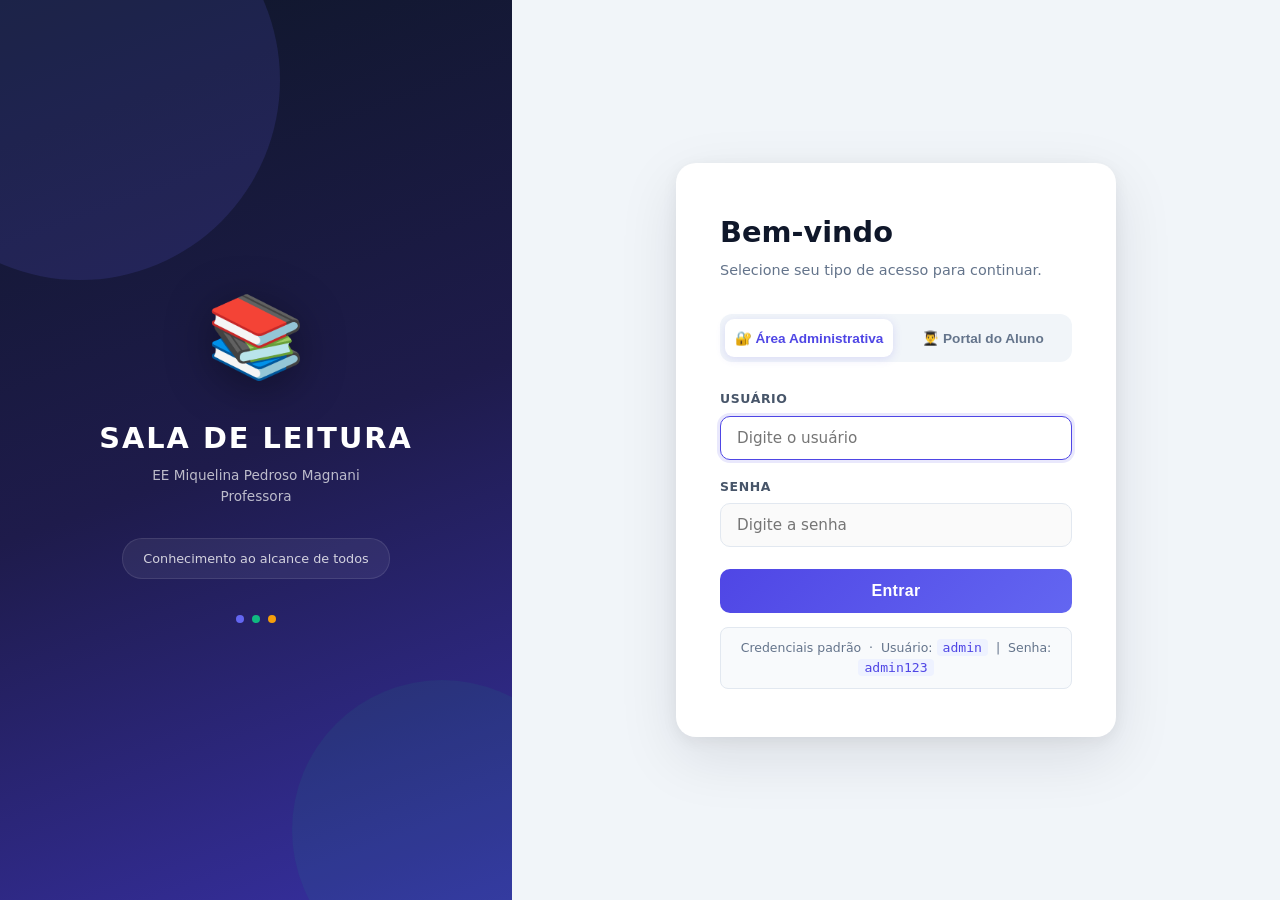
<file: index.html>
<!DOCTYPE html>
<html lang="pt-BR">
<head>
  <meta charset="UTF-8">
  <meta name="viewport" content="width=device-width, initial-scale=1.0">
  <script>if(sessionStorage.getItem('slAdminLogged')!=='true'){window.location.replace('login.html');}</script>
  <title>Sala de Leitura – EE Miquelina Pedroso Magnani Professora</title>
  <link rel="stylesheet" href="css/style.css">
  <style>
    .welcome-time { font-size: .75rem; opacity: .8; }
    .quick-actions { display: flex; gap: 8px; flex-wrap: wrap; }
    .recent-section { display: grid; grid-template-columns: 1fr 1fr; gap: 14px; margin-top: 14px; }
    @media(max-width:768px){ .recent-section { grid-template-columns:1fr; } }
    .recent-list { list-style: none; display: flex; flex-direction: column; gap: 6px; }
    .recent-list li {
      display: flex; align-items: center; gap: 10px;
      padding: 7px 12px; background: var(--bg); border-radius: 8px;
      font-size: .82rem; border-left: 3px solid var(--primary);
    }
    .recent-list li .ri { font-size: 1.1rem; }
    .recent-list .loan-late { border-left-color: var(--danger); }
    .total-badge {
      background: linear-gradient(135deg, var(--primary), var(--accent));
      color: #fff;
      padding: 5px 14px;
      border-radius: 16px;
      font-size: .82rem;
      font-weight: 700;
    }
  </style>
</head>
<body>

<header class="header">
  <div class="header-inner">
    <div class="header-logo">📚</div>
    <div class="header-titles">
      <h1>SALA DE LEITURA</h1>
      <p>EE Miquelina Pedroso Magnani Professora</p>
    </div>
    <nav class="header-nav">
      <a href="index.html" class="active btn-home">🏠 Início</a>
      <a href="consultar-livros.html">🔍 Consultar Livros</a>
    </nav>
      <button onclick="Auth.logoutAdmin()" class="btn btn-sm" style="background:rgba(239,68,68,.15);color:#fca5a5;border:1px solid rgba(239,68,68,.2);border-radius:20px;padding:5px 12px;font-size:.78rem;cursor:pointer;">Sair</button>
  </div>
</header>

<div class="page-container">
  <!-- Hero Banner -->
  <div class="hero-banner">
    <div>
      <h2 id="welcomeMsg">Bem-vindo à Sala de Leitura!</h2>
      <p>EE Miquelina Pedroso Magnani Professora — Gestão integrada de acervo, empréstimos e agendamentos.</p>
      <p class="welcome-time" id="currentDateTime"></p>
    </div>
    <div class="quick-actions" style="position:relative;z-index:1;">
      <a href="registrar-emprestimo.html" class="btn btn-primary">📖 Novo Empréstimo</a>
      <a href="agendar-sala.html" class="btn btn-secondary" style="background:rgba(255,255,255,.2);color:#fff;border-color:rgba(255,255,255,.3);">📅 Agendar Sala</a>
    </div>
  </div>

  <!-- Stats -->
  <div class="stats-bar" id="statsBar">
    <div class="stat-card">
      <div class="stat-icon">📚</div>
      <div class="stat-info">
        <h3 id="totalLivros">0</h3>
        <p>Total de Livros no Acervo</p>
      </div>
    </div>
    <div class="stat-card success">
      <div class="stat-icon">✅</div>
      <div class="stat-info">
        <h3 id="totalDisponiveis">0</h3>
        <p>Livros Disponíveis</p>
      </div>
    </div>
    <div class="stat-card warning">
      <div class="stat-icon">📤</div>
      <div class="stat-info">
        <h3 id="totalEmprestados">0</h3>
        <p>Empréstimos Ativos</p>
      </div>
    </div>
    <div class="stat-card danger">
      <div class="stat-icon">⚠️</div>
      <div class="stat-info">
        <h3 id="totalAtrasados">0</h3>
        <p>Empréstimos Atrasados</p>
      </div>
    </div>
    <div class="stat-card">
      <div class="stat-icon">👥</div>
      <div class="stat-info">
        <h3 id="totalPessoas">0</h3>
        <p>Pessoas Cadastradas</p>
      </div>
    </div>
    <div class="stat-card success">
      <div class="stat-icon">📅</div>
      <div class="stat-info">
        <h3 id="totalAgendamentos">0</h3>
        <p>Agendamentos Futuros</p>
      </div>
    </div>
  </div>

  <!-- Modules Grid -->
  <div class="section-header">
    <h2>📋 Módulos do Sistema</h2>
    <span class="total-badge" id="acervoBadge">Acervo: — títulos</span>
  </div>

  <div class="modules-grid">
    <a href="cadastrar-livros.html" class="module-card">
      <div class="icon">📝</div>
      <h3>Cadastrar Livros</h3>
      <p>Adicione novos títulos ao acervo da biblioteca</p>
    </a>
    <a href="consultar-livros.html" class="module-card">
      <div class="icon">🔍</div>
      <h3>Consultar Livros</h3>
      <p>Pesquise livros por título, autor, gênero ou ano</p>
    </a>
    <a href="lista-geral.html" class="module-card">
      <div class="icon">📋</div>
      <h3>Lista Geral</h3>
      <p>Visualize e exporte o acervo completo</p>
    </a>
    <a href="portal-aluno.html" class="module-card">
      <div class="icon">👨‍🎓</div>
      <h3>Portal do Aluno</h3>
      <p>Acesso do aluno ao acervo e histórico de empréstimos</p>
    </a>
    <a href="cadastrar-pessoas.html" class="module-card">
      <div class="icon">👤</div>
      <h3>Cadastrar Pessoas</h3>
      <p>Registre alunos e professores no sistema</p>
    </a>
    <a href="registrar-emprestimo.html" class="module-card">
      <div class="icon">📤</div>
      <h3>Registrar Empréstimo</h3>
      <p>Realize a saída de livros para alunos e professores</p>
    </a>
    <a href="registrar-devolucao.html" class="module-card">
      <div class="icon">📥</div>
      <h3>Registrar Devolução</h3>
      <p>Confirme a devolução de livros emprestados</p>
    </a>
    <a href="agendar-sala.html" class="module-card">
      <div class="icon">📅</div>
      <h3>Agendar Sala</h3>
      <p>Reserve a sala de leitura para turmas e professores</p>
    </a>
    <a href="verificar-agendamentos.html" class="module-card">
      <div class="icon">🗓️</div>
      <h3>Verificar Agendamentos</h3>
      <p>Veja todos os agendamentos em calendário ou lista</p>
    </a>
    <a href="relatorio-emprestimos.html" class="module-card">
      <div class="icon">📊</div>
      <h3>Relatório de Empréstimos</h3>
      <p>Estatísticas e gráficos de empréstimos</p>
    </a>
    <a href="relatorio-agendamentos.html" class="module-card">
      <div class="icon">📈</div>
      <h3>Relatório de Agendamentos</h3>
      <p>Análise completa dos agendamentos da sala</p>
    </a>
    <a href="lista-geral.html" class="module-card" style="cursor:default;">
      <div class="icon">🔢</div>
      <h3>Total de Livros</h3>
      <p id="totalLivrosCard" style="font-size:1.4rem;font-weight:800;color:var(--primary-dark);">—</p>
    </a>
  </div>

  <!-- Recent Activity -->
  <div class="recent-section">
    <div class="card">
      <div class="card-header">📤 Empréstimos Recentes</div>
      <div class="card-body">
        <ul class="recent-list" id="recentLoans">
          <li class="table-empty">Carregando...</li>
        </ul>
        <div class="mt-2"><a href="relatorio-emprestimos.html" class="btn btn-secondary btn-sm">Ver Relatório Completo</a></div>
      </div>
    </div>
    <div class="card">
      <div class="card-header">📅 Próximos Agendamentos</div>
      <div class="card-body">
        <ul class="recent-list" id="recentSchedules">
          <li class="table-empty">Carregando...</li>
        </ul>
        <div class="mt-2"><a href="verificar-agendamentos.html" class="btn btn-secondary btn-sm">Ver Todos</a></div>
      </div>
    </div>
  </div>
</div>

<script src="js/app.js"></script>
<script>
document.addEventListener('DOMContentLoaded', () => {
  // Date/time display
  function updateTime() {
    const now = new Date();
    const opts = { weekday: 'long', year: 'numeric', month: 'long', day: 'numeric' };
    document.getElementById('currentDateTime').textContent =
      now.toLocaleDateString('pt-BR', opts) + ' — ' +
      now.toLocaleTimeString('pt-BR', { hour: '2-digit', minute: '2-digit' });
  }
  updateTime();
  setInterval(updateTime, 60000);

  // Stats
  const books = Books.getAll();
  const emps = Emprestimos.getAll();
  const pessoas = Pessoas.getAll();
  const ags = Agendamentos.getAll();
  const hoje = today();

  const totalQ = books.reduce((s,b) => s + (parseInt(b.quantidade)||0), 0);
  const totalDisp = books.reduce((s,b) => s + (parseInt(b.quantidadeDisponivel)||0), 0);
  const ativos = emps.filter(e => e.status === 'ativo').length;
  const atrasados = emps.filter(e => e.status === 'atrasado').length;
  const futuros = ags.filter(a => a.data >= hoje && a.status !== 'cancelado').length;

  document.getElementById('totalLivros').textContent = totalQ;
  document.getElementById('totalDisponiveis').textContent = totalDisp;
  document.getElementById('totalEmprestados').textContent = ativos;
  document.getElementById('totalAtrasados').textContent = atrasados;
  document.getElementById('totalPessoas').textContent = pessoas.length;
  document.getElementById('totalAgendamentos').textContent = futuros;
  document.getElementById('acervoBadge').textContent = `Acervo: ${books.length} títulos`;
  document.getElementById('totalLivrosCard').textContent = totalQ;

  // Recent loans
  const recentLoansEl = document.getElementById('recentLoans');
  const recentEmps = [...emps].filter(e=>e.status!=='devolvido')
    .sort((a,b)=>b.dataEmprestimo.localeCompare(a.dataEmprestimo)).slice(0,5);
  if (recentEmps.length === 0) {
    recentLoansEl.innerHTML = '<li class="table-empty">Nenhum empréstimo ativo</li>';
  } else {
    recentLoansEl.innerHTML = recentEmps.map(e => {
      const p = Pessoas.getById(e.pessoaId);
      const b = Books.getById(e.livroId);
      const late = e.status === 'atrasado';
      return `<li class="${late?'loan-late':''}">
        <span>${late?'⚠️':'📖'}</span>
        <div style="flex:1">
          <div class="fw-bold" style="font-size:.85rem">${b?b.titulo:'?'}</div>
          <div class="text-muted" style="font-size:.78rem">${p?p.nome:'?'} — ${formatDate(e.dataPrevistaDevolucao)}</div>
        </div>
        ${statusBadge(e.status)}
      </li>`;
    }).join('');
  }

  // Recent schedules
  const recentSchEl = document.getElementById('recentSchedules');
  const futurosAgs = ags.filter(a=>a.data>=hoje && a.status!=='cancelado')
    .sort((a,b)=>a.data.localeCompare(b.data)).slice(0,5);
  if (futurosAgs.length === 0) {
    recentSchEl.innerHTML = '<li class="table-empty">Nenhum agendamento futuro</li>';
  } else {
    recentSchEl.innerHTML = futurosAgs.map(a => `
      <li>
        <span>📅</span>
        <div style="flex:1">
          <div class="fw-bold" style="font-size:.85rem">${a.turma} — ${a.horarioInicio}</div>
          <div class="text-muted" style="font-size:.78rem">${a.responsavel} — ${formatDate(a.data)}</div>
        </div>
        ${statusBadge(a.status)}
      </li>`).join('');
  }
});
</script>
</body>
</html>
</file>
<file: css/style.css>
/* =============================================
   SALA DE LEITURA - EE Miquelina Pedroso Magnani Professora
   Global Stylesheet — Tema Modern SaaS
   ============================================= */

:root {
  --primary: #4F46E5;
  --primary-dark: #3730A3;
  --primary-light: #818CF8;
  --primary-xlight: #EEF2FF;
  --accent: #10B981;
  --accent2: #34D399;
  --dark: #0F172A;
  --text: #1E293B;
  --text-light: #64748B;
  --border: #E2E8F0;
  --card-shadow: 0 1px 3px rgba(0,0,0,.06), 0 4px 16px rgba(79,70,229,.07);
  --hover-shadow: 0 4px 20px rgba(79,70,229,.15);
  --bg: #F1F5F9;
  --white: #FFFFFF;
  --danger: #EF4444;
  --warning: #F59E0B;
  --success: #10B981;
  --info: #3B82F6;
  --radius: 12px;
  --radius-sm: 8px;
  --transition: .2s ease;
}

* { box-sizing: border-box; margin: 0; padding: 0; }

body {
  font-family: 'Segoe UI', Arial, sans-serif;
  background: var(--bg);
  color: var(--text);
  min-height: 100vh;
  font-size: 14px;
  line-height: 1.5;
}

a { color: var(--primary); text-decoration: none; }
a:hover { color: var(--accent); }

/* ---- Header ---- */
.header {
  background: #0F172A;
  color: #fff;
  padding: 0;
  box-shadow: 0 1px 0 rgba(255,255,255,.06), 0 4px 16px rgba(0,0,0,.25);
  position: sticky;
  top: 0;
  z-index: 100;
}
.header::after {
  content: '';
  display: block;
  height: 2px;
  background: linear-gradient(90deg, #4F46E5, #10B981, #4F46E5);
}
.header-inner {
  display: flex;
  align-items: center;
  gap: 14px;
  padding: 10px 28px;
  max-width: 1400px;
  margin: 0 auto;
}
.header-logo {
  font-size: 20px;
  line-height: 1;
  width: 40px;
  height: 40px;
  background: linear-gradient(135deg, #4F46E5, #818CF8);
  border-radius: 10px;
  display: flex;
  align-items: center;
  justify-content: center;
  box-shadow: 0 2px 8px rgba(79,70,229,.4);
  flex-shrink: 0;
}
.header-titles { flex: 1; }
.header-titles h1 {
  font-size: 1.15rem;
  font-weight: 700;
  letter-spacing: .3px;
  line-height: 1.2;
}
.header-titles p {
  font-size: .75rem;
  opacity: .75;
  letter-spacing: .3px;
  margin-top: 1px;
}
.header-nav {
  display: flex;
  gap: 8px;
  align-items: center;
}
.header-nav a {
  color: rgba(255,255,255,.8);
  padding: 6px 12px;
  border-radius: 20px;
  font-size: .8rem;
  font-weight: 500;
  transition: var(--transition);
}
.header-nav a:hover, .header-nav a.active {
  background: rgba(79,70,229,.25);
  color: #818CF8;
}
.btn-home {
  background: rgba(79,70,229,.22);
  color: #818CF8 !important;
  border-radius: 22px !important;
  padding: 7px 16px !important;
  font-weight: 600 !important;
  border: 1px solid rgba(79,70,229,.3) !important;
}
.btn-home:hover { background: rgba(79,70,229,.35) !important; }

/* ---- Page Layout ---- */
.page-container {
  max-width: 1300px;
  margin: 0 auto;
  padding: 20px 24px;
}
.page-title {
  font-size: 1.7rem;
  font-weight: 700;
  color: var(--primary-dark);
  margin-bottom: 6px;
  display: flex;
  align-items: center;
  gap: 12px;
}
.page-title span { font-size: 1.6rem; }
.page-subtitle {
  color: var(--text-light);
  font-size: .93rem;
  margin-bottom: 28px;
}
.section-divider {
  height: 3px;
  background: linear-gradient(90deg, var(--accent), transparent);
  border-radius: 2px;
  margin: 24px 0;
}

/* ---- Cards ---- */
.card {
  background: var(--white);
  border-radius: var(--radius);
  box-shadow: var(--card-shadow);
  border: 1px solid var(--border);
  overflow: hidden;
}
.card-header {
  background: linear-gradient(135deg, var(--primary-dark), var(--primary));
  color: #fff;
  padding: 12px 18px;
  font-size: .93rem;
  font-weight: 700;
  display: flex;
  align-items: center;
  gap: 8px;
  border-bottom: 2px solid var(--accent);
}
.card-body { padding: 18px; }

/* ---- Module Cards (Dashboard) ---- */
.modules-grid {
  display: grid;
  grid-template-columns: repeat(auto-fill, minmax(170px, 1fr));
  gap: 12px;
  margin-top: 16px;
}
.module-card {
  background: var(--white);
  border-radius: 10px;
  box-shadow: var(--card-shadow);
  border: 1px solid var(--border);
  border-left: 4px solid var(--accent);
  padding: 14px 14px 12px;
  text-align: center;
  cursor: pointer;
  transition: transform var(--transition), box-shadow var(--transition), border-color var(--transition);
  text-decoration: none;
  color: var(--text);
  display: flex;
  flex-direction: column;
  align-items: center;
  gap: 8px;
}
.module-card:hover {
  transform: translateY(-3px);
  box-shadow: var(--hover-shadow);
  border-left-color: var(--primary);
  color: var(--primary-dark);
}
.module-card .icon {
  width: 44px;
  height: 44px;
  border-radius: 10px;
  display: flex;
  align-items: center;
  justify-content: center;
  font-size: 20px;
  background: var(--primary-xlight);
  transition: var(--transition);
}
.module-card:hover .icon {
  background: linear-gradient(135deg, var(--primary), var(--accent));
}
.module-card h3 {
  font-size: .82rem;
  font-weight: 700;
  line-height: 1.3;
}
.module-card p {
  font-size: .73rem;
  color: var(--text-light);
  line-height: 1.35;
}

/* ---- Stat Bars (Dashboard) ---- */
.stats-bar {
  display: grid;
  grid-template-columns: repeat(6, 1fr);
  gap: 10px;
  margin-bottom: 18px;
}
.stat-card {
  background: var(--white);
  border-radius: 10px;
  padding: 12px 14px;
  box-shadow: var(--card-shadow);
  border-left: 4px solid var(--primary);
  display: flex;
  align-items: center;
  gap: 10px;
  transition: var(--transition);
}
.stat-card:hover { transform: translateY(-2px); box-shadow: var(--hover-shadow); }
.stat-icon {
  font-size: 1.4rem;
  width: 36px;
  height: 36px;
  display: flex;
  align-items: center;
  justify-content: center;
  border-radius: 8px;
  background: var(--primary-xlight);
  flex-shrink: 0;
}
.stat-info h3 {
  font-size: 1.35rem;
  font-weight: 800;
  color: var(--primary-dark);
  line-height: 1;
}
.stat-info p { font-size: .7rem; color: var(--text-light); margin-top: 2px; line-height: 1.2; }
.stat-card.danger { border-left-color: #EF4444; }
.stat-card.danger .stat-icon { background: #FEE2E2; }
.stat-card.danger .stat-info h3 { color: #DC2626; }
.stat-card.warning { border-left-color: #F59E0B; }
.stat-card.warning .stat-icon { background: #FEF3C7; }
.stat-card.warning .stat-info h3 { color: #D97706; }
.stat-card.success { border-left-color: #059669; }
.stat-card.success .stat-icon { background: #D1FAE5; }
.stat-card.success .stat-info h3 { color: #059669; }

/* ---- Forms ---- */
.form-grid {
  display: grid;
  grid-template-columns: repeat(auto-fill, minmax(260px, 1fr));
  gap: 18px;
}
.form-group {
  display: flex;
  flex-direction: column;
  gap: 6px;
}
.form-group.full { grid-column: 1 / -1; }
label {
  font-size: .82rem;
  font-weight: 700;
  color: var(--text-light);
  text-transform: uppercase;
  letter-spacing: .6px;
}
input, select, textarea {
  padding: 8px 12px;
  border: 1.5px solid var(--border);
  border-radius: var(--radius-sm);
  font-size: .87rem;
  font-family: inherit;
  color: var(--text);
  background: var(--white);
  transition: border-color var(--transition), box-shadow var(--transition);
  width: 100%;
}
input:focus, select:focus, textarea:focus {
  outline: none;
  border-color: var(--accent);
  box-shadow: 0 0 0 3px rgba(79,70,229,.15);
}
textarea { resize: vertical; min-height: 90px; }
.form-actions {
  display: flex;
  gap: 12px;
  margin-top: 8px;
  flex-wrap: wrap;
}

/* ---- Buttons ---- */
.btn {
  display: inline-flex;
  align-items: center;
  gap: 6px;
  padding: 8px 18px;
  border-radius: 20px;
  font-size: .83rem;
  font-weight: 600;
  border: none;
  cursor: pointer;
  transition: var(--transition);
  text-decoration: none;
  font-family: inherit;
  letter-spacing: .2px;
}
.btn-primary {
  background: var(--primary);
  color: #fff;
  box-shadow: 0 2px 10px rgba(79,70,229,.35);
}
.btn-primary:hover {
  background: var(--primary-dark);
  transform: translateY(-1px);
  box-shadow: 0 4px 14px rgba(79,70,229,.45);
  color: #fff;
}
.btn-secondary {
  background: var(--white);
  color: var(--text);
  border: 1.5px solid var(--border);
}
.btn-secondary:hover {
  background: var(--bg);
  border-color: #CBD5E1;
  color: var(--text);
}
.btn-danger {
  background: #EF4444;
  color: #fff;
  box-shadow: 0 2px 8px rgba(239,68,68,.3);
}
.btn-danger:hover { background: #DC2626; }
.btn-success {
  background: #10B981;
  color: #fff;
  box-shadow: 0 2px 8px rgba(16,185,129,.3);
}
.btn-success:hover { background: #059669; }
.btn-warning {
  background: #F59E0B;
  color: #fff;
}
.btn-warning:hover { background: #D97706; }
.btn-sm { padding: 6px 14px; font-size: .8rem; border-radius: 16px; }
.btn-xs { padding: 4px 10px; font-size: .76rem; border-radius: 12px; }
.btn-icon { padding: 8px; border-radius: 50%; width: 36px; height: 36px; justify-content: center; }
.btn:disabled { opacity: .5; cursor: not-allowed; transform: none !important; }

/* ---- Tables ---- */
.table-wrapper {
  overflow-x: auto;
  border-radius: var(--radius);
  box-shadow: var(--card-shadow);
  border: 1px solid var(--border);
}
table {
  width: 100%;
  border-collapse: collapse;
  background: var(--white);
}
thead th {
  background: linear-gradient(135deg, var(--primary-dark), var(--primary));
  color: #fff;
  padding: 10px 14px;
  font-size: .75rem;
  font-weight: 700;
  text-transform: uppercase;
  letter-spacing: .5px;
  white-space: nowrap;
  cursor: pointer;
  user-select: none;
  border-bottom: 2px solid var(--accent);
}
thead th:hover { background: var(--primary-dark); }
tbody tr { transition: background var(--transition); }
tbody tr:nth-child(even) { background: #F8FAFC; }
tbody tr:hover { background: var(--primary-xlight); }
tbody td { padding: 9px 14px; font-size: .85rem; border-bottom: 1px solid var(--border); vertical-align: middle; }
.table-empty {
  text-align: center;
  color: var(--text-light);
  padding: 40px;
  font-size: 1rem;
}

/* ---- Search / Filter Bar ---- */
.filter-bar {
  background: var(--white);
  border-radius: 10px;
  padding: 12px 16px;
  box-shadow: var(--card-shadow);
  border: 1px solid var(--border);
  margin-bottom: 14px;
  display: flex;
  gap: 10px;
  flex-wrap: wrap;
  align-items: flex-end;
}
.filter-bar .form-group { flex: 1; min-width: 160px; }
.filter-bar label { font-size: .78rem; }
.search-input-wrap {
  position: relative;
  flex: 2;
  min-width: 220px;
}
.search-input-wrap input { padding-left: 38px; }
.search-input-wrap::before {
  content: '🔍';
  position: absolute;
  left: 12px;
  top: 50%;
  transform: translateY(-50%);
  font-size: 14px;
  opacity: .5;
}

/* ---- Badges ---- */
.badge {
  display: inline-block;
  padding: 4px 11px;
  border-radius: 12px;
  font-size: .75rem;
  font-weight: 700;
  letter-spacing: .3px;
  white-space: nowrap;
}
.badge-success { background: #D1FAE5; color: #065F46; }
.badge-danger { background: #FEE2E2; color: #991B1B; }
.badge-warning { background: #FEF3C7; color: #92400E; }
.badge-secondary { background: #F1F5F9; color: var(--text-light); }
.badge-info { background: #DBEAFE; color: #1E40AF; }
.badge-primary { background: var(--primary-xlight); color: var(--primary-dark); }

/* ---- Book Cards ---- */
.books-grid {
  display: grid;
  grid-template-columns: repeat(auto-fill, minmax(220px, 1fr));
  gap: 20px;
}
.book-card {
  background: var(--white);
  border-radius: var(--radius);
  box-shadow: var(--card-shadow);
  border: 1px solid var(--border);
  overflow: hidden;
  transition: var(--transition);
  display: flex;
  flex-direction: column;
}
.book-card:hover { transform: translateY(-4px); box-shadow: var(--hover-shadow); }
.book-cover {
  height: 160px;
  display: flex;
  align-items: center;
  justify-content: center;
  font-size: 56px;
  background: linear-gradient(135deg, var(--primary-xlight), #E0E7FF);
  position: relative;
  border-bottom: 2px solid var(--border);
}
.book-available-badge {
  position: absolute;
  top: 10px;
  right: 10px;
}
.book-info { padding: 16px; flex: 1; display: flex; flex-direction: column; gap: 6px; }
.book-title {
  font-size: .97rem;
  font-weight: 700;
  color: var(--text);
  line-height: 1.3;
}
.book-author { font-size: .83rem; color: var(--text-light); }
.book-meta { display: flex; gap: 8px; flex-wrap: wrap; margin-top: 4px; }
.book-actions { padding: 12px 16px; border-top: 1px solid var(--border); display: flex; gap: 8px; }

/* ---- Pagination ---- */
.pagination {
  display: flex;
  gap: 6px;
  justify-content: center;
  align-items: center;
  margin-top: 22px;
  flex-wrap: wrap;
}
.pagination button {
  padding: 7px 14px;
  border: 1.5px solid var(--border);
  border-radius: 8px;
  background: var(--white);
  cursor: pointer;
  font-size: .85rem;
  font-weight: 700;
  color: var(--text-light);
  transition: var(--transition);
}
.pagination button:hover, .pagination button.active {
  background: var(--accent);
  color: #fff;
  border-color: var(--accent);
}

/* ---- Calendar / Schedule ---- */
.calendar-grid {
  display: grid;
  grid-template-columns: repeat(7, 1fr);
  gap: 4px;
  margin-top: 12px;
}
.cal-day {
  background: var(--white);
  border-radius: 8px;
  padding: 8px 6px;
  min-height: 80px;
  border: 1px solid var(--border);
  font-size: .78rem;
  cursor: pointer;
  transition: var(--transition);
}
.cal-day:hover { border-color: var(--accent); background: var(--primary-xlight); }
.cal-day.today { border-color: var(--accent); background: var(--primary-xlight); font-weight: 700; }
.cal-day.other-month { opacity: .4; }
.cal-day .cal-num { font-weight: 700; font-size: .9rem; color: var(--primary-dark); margin-bottom: 4px; }
.cal-event {
  background: var(--primary);
  color: #fff;
  border-radius: 4px;
  padding: 2px 5px;
  font-size: .68rem;
  margin-bottom: 2px;
  white-space: nowrap;
  overflow: hidden;
  text-overflow: ellipsis;
}
.cal-event.pendente { background: var(--warning); }
.cal-event.cancelado { background: #9e9e9e; }

/* ---- Modal ---- */
.modal-overlay {
  position: fixed;
  inset: 0;
  background: rgba(15,23,42,.65);
  z-index: 999;
  display: flex;
  align-items: center;
  justify-content: center;
  padding: 20px;
  animation: fadeIn .2s ease;
}
.modal {
  background: var(--white);
  border-radius: var(--radius);
  box-shadow: 0 20px 60px rgba(15,23,42,.3);
  max-width: 640px;
  width: 100%;
  max-height: 90vh;
  overflow-y: auto;
  animation: slideUp .25s ease;
  border: 1px solid var(--border);
}
.modal-header {
  background: linear-gradient(135deg, var(--primary-dark), var(--primary));
  color: #fff;
  padding: 13px 18px;
  font-size: .95rem;
  font-weight: 700;
  display: flex;
  align-items: center;
  justify-content: space-between;
  border-bottom: 2px solid var(--accent);
}
.modal-close {
  background: none;
  border: none;
  color: #fff;
  font-size: 1.3rem;
  cursor: pointer;
  opacity: .8;
  padding: 0;
  line-height: 1;
}
.modal-close:hover { opacity: 1; }
.modal-body { padding: 18px; }
.modal-footer { padding: 12px 18px; border-top: 1px solid var(--border); display: flex; gap: 8px; justify-content: flex-end; }

/* ---- Loan Card ---- */
.loan-card {
  background: var(--white);
  border-radius: var(--radius);
  border: 1px solid var(--border);
  padding: 18px 20px;
  display: flex;
  align-items: center;
  gap: 18px;
  box-shadow: var(--card-shadow);
  transition: var(--transition);
}
.loan-card:hover { box-shadow: var(--hover-shadow); }
.loan-card.atrasado { border-left: 5px solid var(--danger); }
.loan-card.ativo { border-left: 5px solid var(--success); }
.loan-card.devolvido { border-left: 5px solid #9e9e9e; opacity: .75; }

/* ---- Charts ---- */
.chart-container { position: relative; padding: 16px; }
.chart-wrapper { max-width: 100%; margin: 0 auto; }

/* ---- Animations ---- */
@keyframes fadeIn { from { opacity: 0; } to { opacity: 1; } }
@keyframes slideIn { from { transform: translateX(30px); opacity: 0; } to { transform: translateX(0); opacity: 1; } }
@keyframes slideUp { from { transform: translateY(30px); opacity: 0; } to { transform: translateY(0); opacity: 1; } }

/* ---- Responsive ---- */
@media (max-width: 1100px) {
  .stats-bar { grid-template-columns: repeat(3, 1fr); }
}
@media (max-width: 768px) {
  .header-inner { padding: 8px 14px; flex-wrap: wrap; }
  .header-nav { display: none; }
  .page-container { padding: 14px 12px; }
  .modules-grid { grid-template-columns: repeat(auto-fill, minmax(140px, 1fr)); gap: 10px; }
  .stats-bar { grid-template-columns: repeat(2, 1fr); }
  .form-grid { grid-template-columns: 1fr; }
  .filter-bar { flex-direction: column; }
  .books-grid { grid-template-columns: repeat(auto-fill, minmax(160px, 1fr)); }
  .hero-banner { padding: 14px 16px; }
}

/* ---- Utility ---- */
.mt-1 { margin-top: 8px; }
.mt-2 { margin-top: 16px; }
.mt-3 { margin-top: 24px; }
.mb-1 { margin-bottom: 8px; }
.mb-2 { margin-bottom: 16px; }
.mb-3 { margin-bottom: 24px; }
.flex { display: flex; }
.flex-center { display: flex; align-items: center; justify-content: center; }
.gap-2 { gap: 16px; }
.text-center { text-align: center; }
.text-right { text-align: right; }
.text-muted { color: var(--text-light); font-size: .87rem; }
.fw-bold { font-weight: 700; }
.w-100 { width: 100%; }
.empty-state {
  text-align: center;
  padding: 48px 24px;
  color: var(--text-light);
}
.empty-state .empty-icon { font-size: 3.5rem; margin-bottom: 16px; opacity: .4; }
.empty-state h3 {
  font-size: 1.1rem;
  margin-bottom: 8px;
  color: var(--text);
}
.empty-state p { font-size: .9rem; }

/* ---- Hero Banner (Dashboard) ---- */
.hero-banner {
  background: linear-gradient(135deg, #0F172A 0%, #1E1B4B 50%, #3730A3 100%);
  border-radius: 10px;
  padding: 18px 24px;
  color: #fff;
  display: flex;
  align-items: center;
  justify-content: space-between;
  gap: 20px;
  margin-bottom: 16px;
  position: relative;
  overflow: hidden;
  box-shadow: 0 4px 20px rgba(79,70,229,.3);
  border-bottom: 2px solid var(--accent);
}
.hero-banner::after {
  content: '📚';
  position: absolute;
  right: 24px;
  bottom: -8px;
  font-size: 80px;
  opacity: .07;
}
.hero-banner h2 {
  font-size: 1.2rem;
  font-weight: 700;
  margin-bottom: 3px;
}
.hero-banner p { font-size: .82rem; opacity: .85; }

/* ---- Section Headers ---- */
.section-header {
  display: flex;
  align-items: center;
  justify-content: space-between;
  margin-bottom: 10px;
  flex-wrap: wrap;
  gap: 8px;
}
.section-header h2 {
  font-size: 1rem;
  font-weight: 700;
  color: var(--primary-dark);
  display: flex;
  align-items: center;
  gap: 6px;
}

/* ---- Portal Aluno Carousel ---- */
.carousel-wrapper { position: relative; overflow: hidden; border-radius: var(--radius); }
.carousel-inner { display: flex; transition: transform .4s ease; }
.carousel-item {
  min-width: 100%;
  background: linear-gradient(135deg, var(--primary-dark), var(--accent));
  border-radius: var(--radius);
  padding: 36px 40px;
  color: #fff;
}
.carousel-controls { display: flex; justify-content: center; gap: 8px; margin-top: 12px; }
.carousel-dot {
  width: 10px;
  height: 10px;
  border-radius: 50%;
  background: var(--border);
  border: none;
  cursor: pointer;
  transition: var(--transition);
}
.carousel-dot.active { background: var(--accent); transform: scale(1.3); }

.dias-atraso { color: var(--danger); font-weight: 700; }

/* ---- Print ---- */
@media print {
  .header, .filter-bar, .btn, .form-actions, .header-nav { display: none !important; }
  .page-container { padding: 0; }
  body { background: #fff; }
}
</file>
